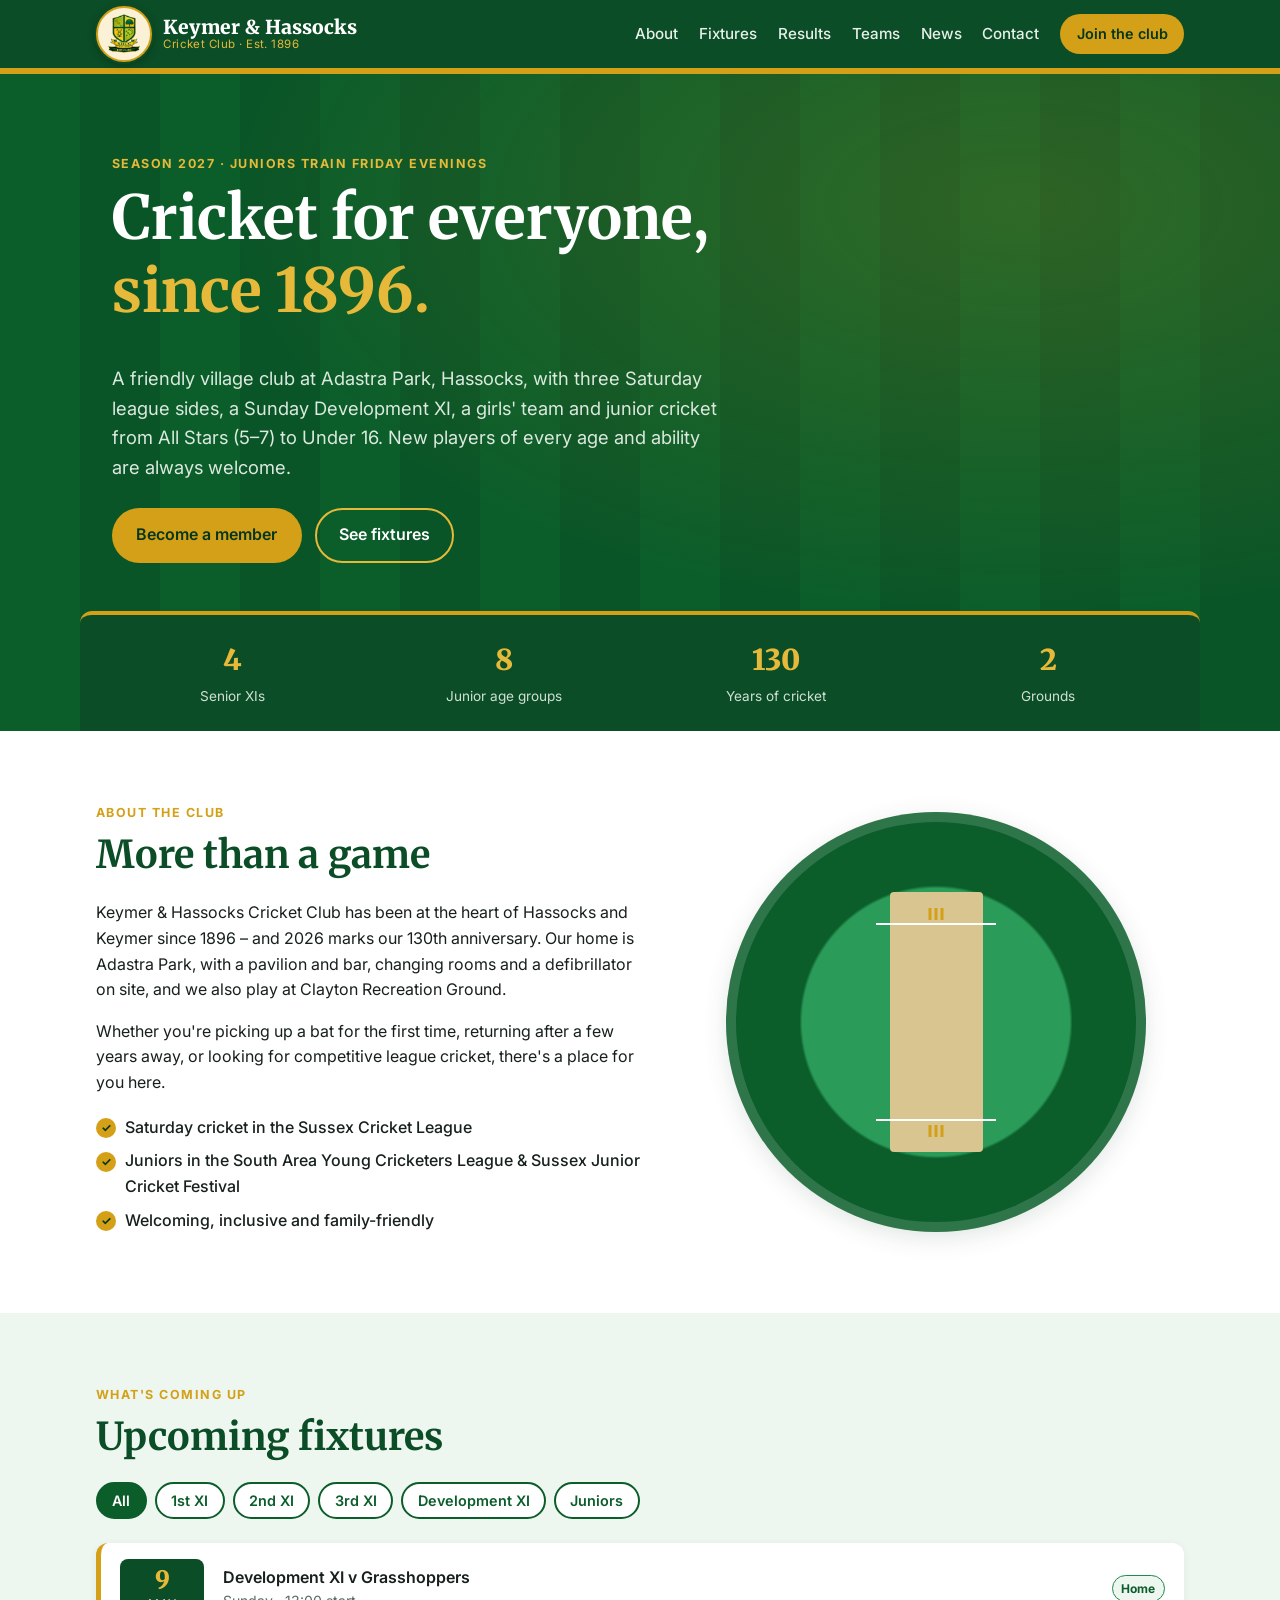
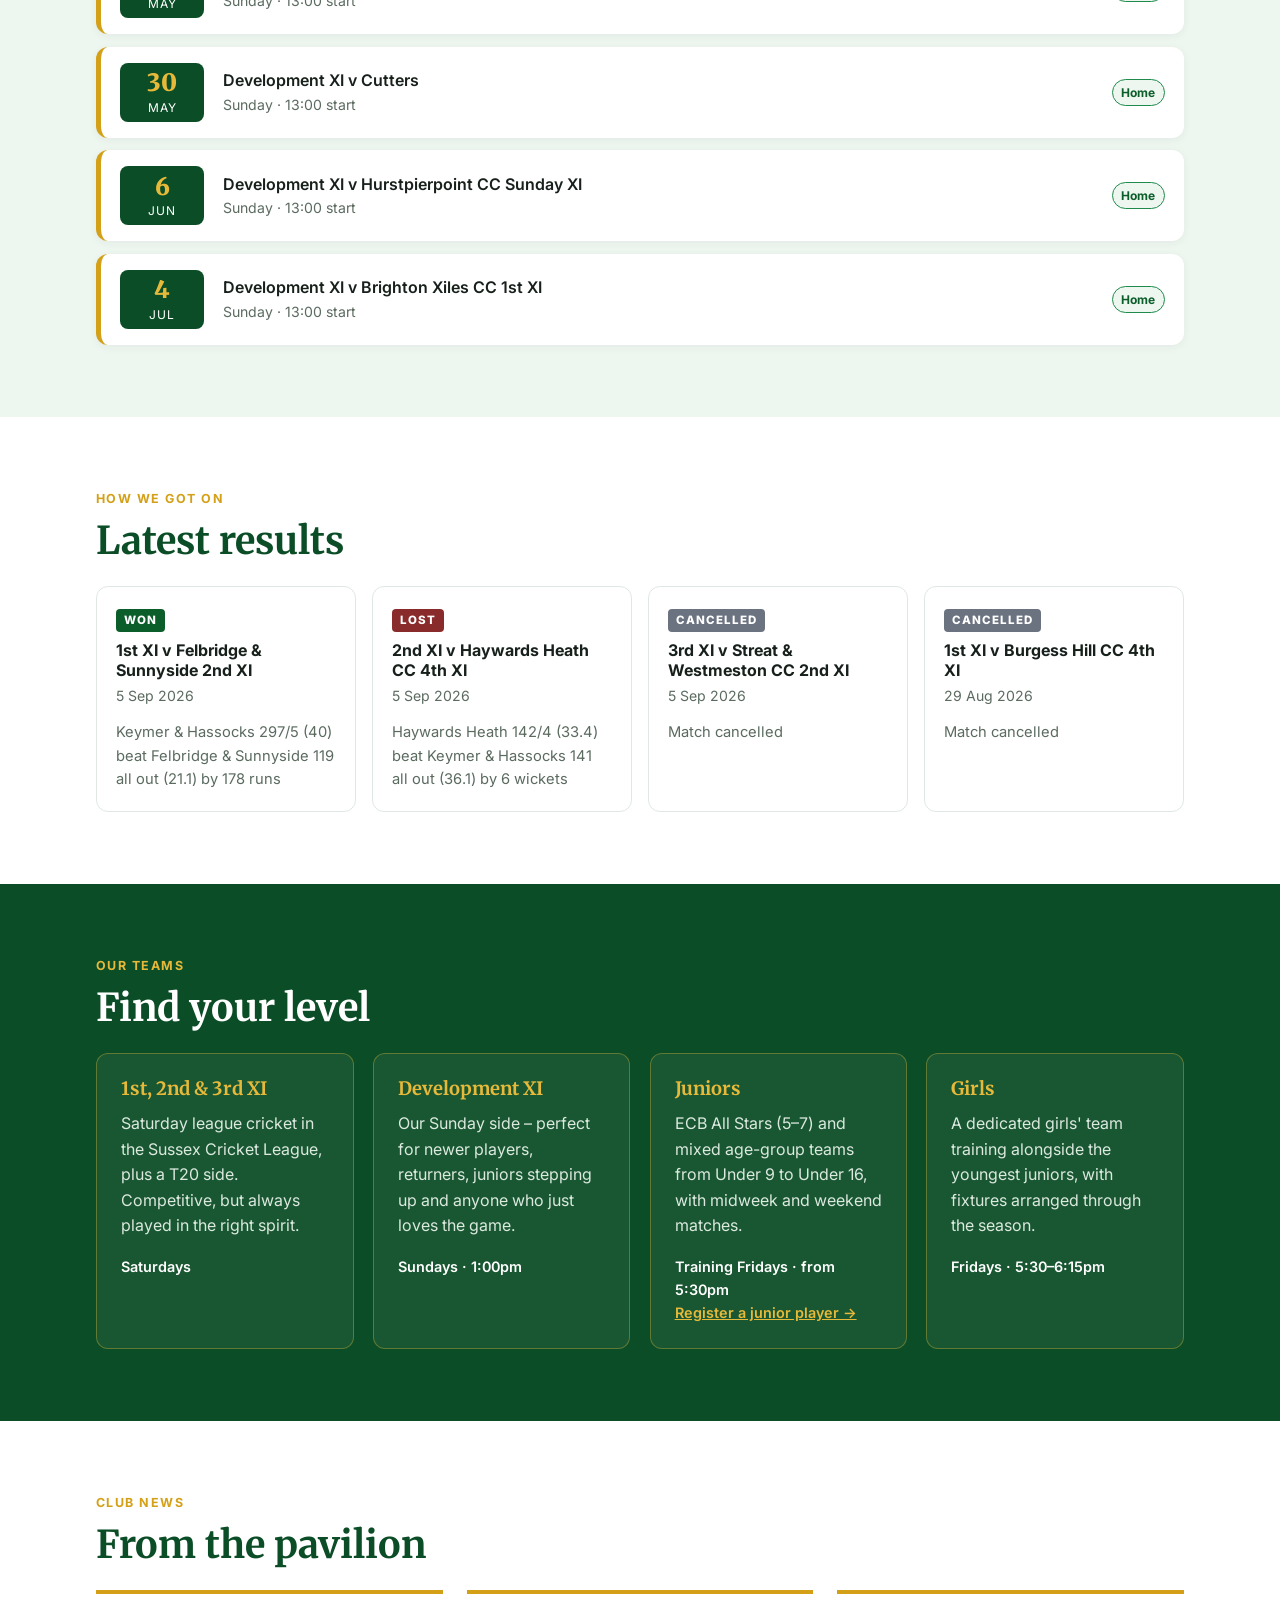
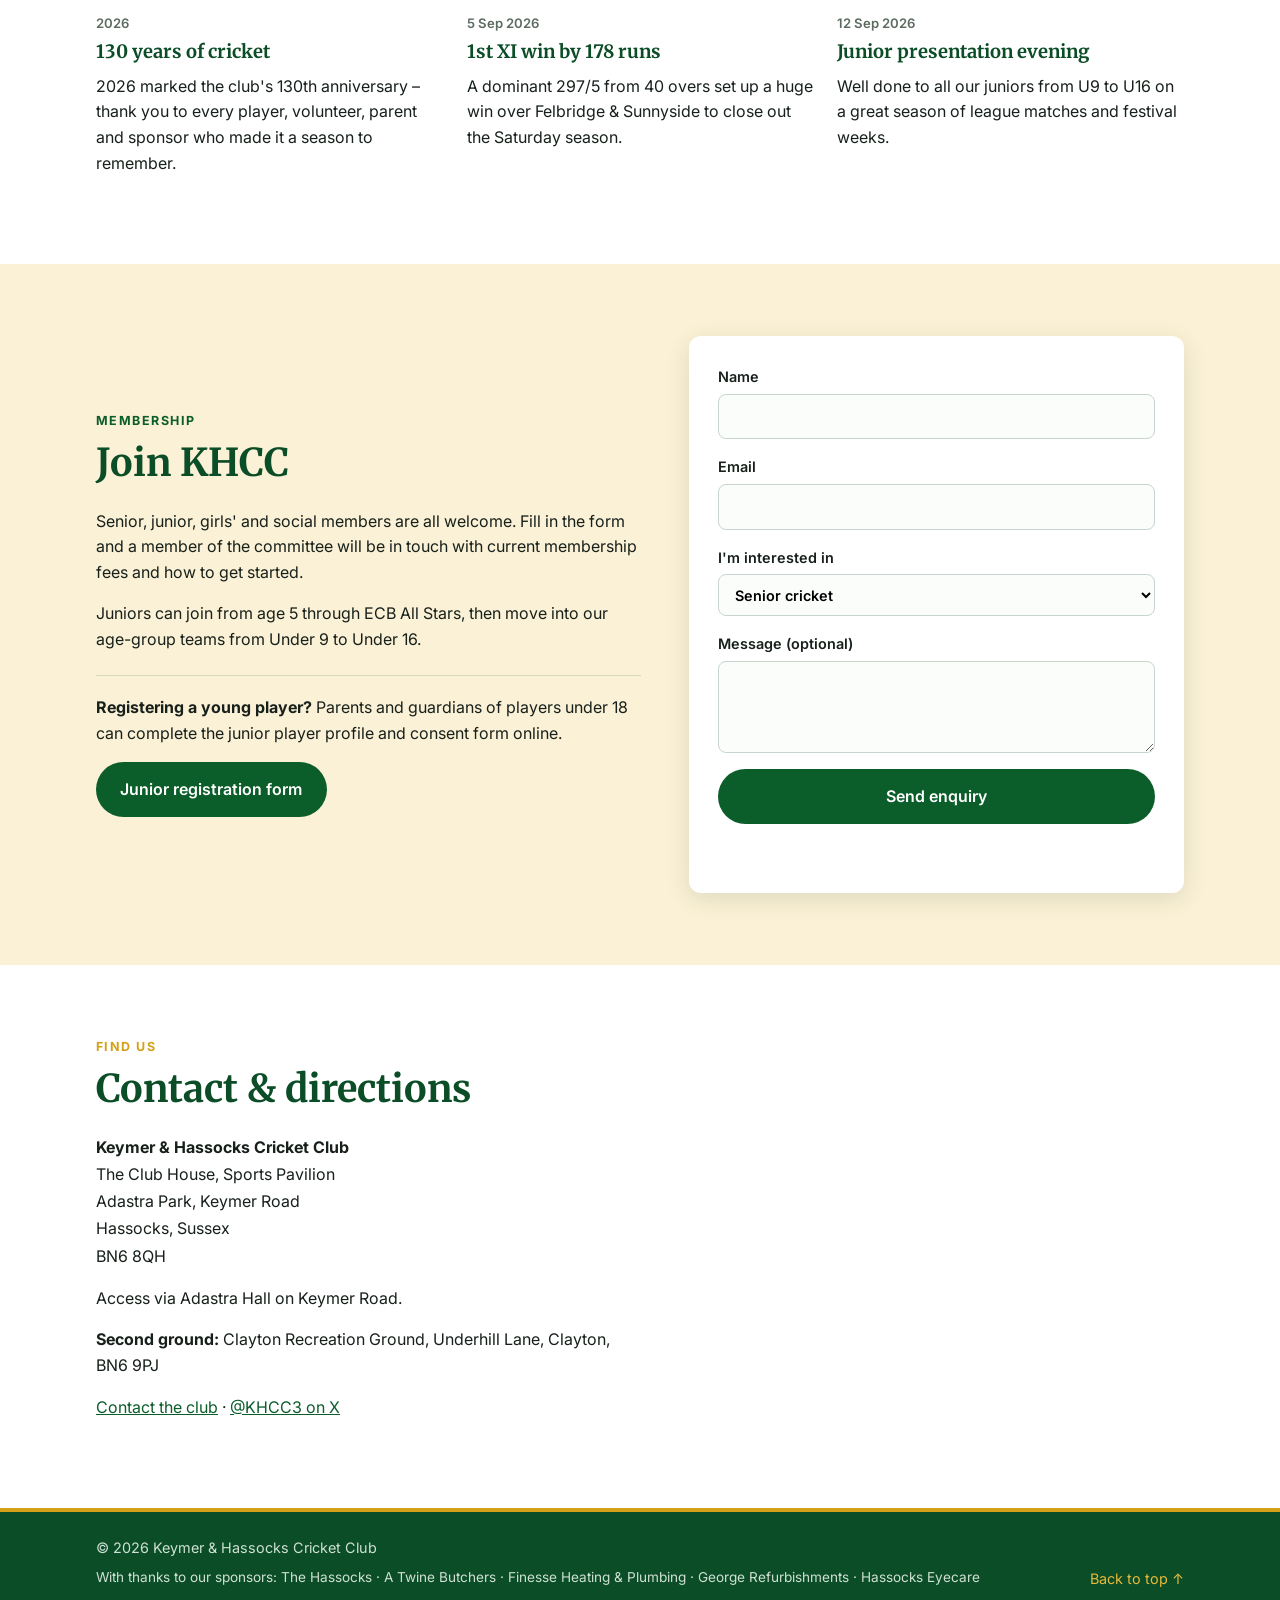
<file: index.html>
<!DOCTYPE html>
<html lang="en">
<head>
  <meta charset="UTF-8">
  <meta name="viewport" content="width=device-width, initial-scale=1.0">
  <title>Keymer &amp; Hassocks Cricket Club</title>
  <meta name="description" content="Keymer &amp; Hassocks Cricket Club – friendly, community cricket for all ages and abilities. Fixtures, results, teams and membership.">
  <link rel="icon" type="image/png" sizes="32x32" href="images/favicon-32.png">
  <link rel="icon" type="image/png" sizes="128x128" href="images/logo_128.png">
  <link rel="preconnect" href="https://fonts.googleapis.com">
  <link rel="preconnect" href="https://fonts.gstatic.com" crossorigin>
  <link href="https://fonts.googleapis.com/css2?family=Merriweather:wght@700;900&family=Inter:wght@400;500;600;700&display=swap" rel="stylesheet">
  <link rel="stylesheet" href="css/styles.css">
</head>
<body>

  <header class="site-header" id="top">
    <div class="container header-inner">
      <a href="#top" class="brand" aria-label="Keymer &amp; Hassocks Cricket Club home">
        <img class="crest" src="images/logo_128.png" alt="" width="56" height="56">
        <span class="brand-text">
          <span class="brand-name">Keymer &amp; Hassocks</span>
          <span class="brand-sub">Cricket Club · Est. 1896</span>
        </span>
      </a>
      <button class="nav-toggle" aria-expanded="false" aria-controls="site-nav" aria-label="Open menu">
        <span></span><span></span><span></span>
      </button>
      <nav class="site-nav" id="site-nav" aria-label="Main">
        <a href="#about">About</a>
        <a href="#fixtures">Fixtures</a>
        <a href="#results">Results</a>
        <a href="#teams">Teams</a>
        <a href="#news">News</a>
        <a href="#contact">Contact</a>
        <a href="#join" class="btn btn-gold btn-sm">Join the club</a>
      </nav>
    </div>
  </header>

  <main>
    <!-- HERO -->
    <section class="hero">
      <div class="container hero-inner">
        <p class="eyebrow">Season 2027 · Juniors train Friday evenings</p>
        <h1>Cricket for everyone,<br><span class="gold">since 1896.</span></h1>
        <p class="lead">A friendly village club at Adastra Park, Hassocks, with three Saturday league sides, a Sunday Development XI, a girls' team and junior cricket from All Stars (5–7) to Under 16. New players of every age and ability are always welcome.</p>
        <div class="hero-actions">
          <a href="#join" class="btn btn-gold">Become a member</a>
          <a href="#fixtures" class="btn btn-outline">See fixtures</a>
        </div>
      </div>
      <div class="hero-stats container">
        <div class="stat"><span class="stat-num">4</span><span class="stat-label">Senior XIs</span></div>
        <div class="stat"><span class="stat-num">8</span><span class="stat-label">Junior age groups</span></div>
        <div class="stat"><span class="stat-num">130</span><span class="stat-label">Years of cricket</span></div>
        <div class="stat"><span class="stat-num">2</span><span class="stat-label">Grounds</span></div>
      </div>
    </section>

    <!-- ABOUT -->
    <section class="section" id="about">
      <div class="container two-col">
        <div>
          <p class="eyebrow">About the club</p>
          <h2>More than a game</h2>
          <p>Keymer &amp; Hassocks Cricket Club has been at the heart of Hassocks and Keymer since 1896 – and 2026 marks our 130th anniversary. Our home is Adastra Park, with a pavilion and bar, changing rooms and a defibrillator on site, and we also play at Clayton Recreation Ground.</p>
          <p>Whether you're picking up a bat for the first time, returning after a few years away, or looking for competitive league cricket, there's a place for you here.</p>
          <ul class="ticks">
            <li>Saturday cricket in the Sussex Cricket League</li>
            <li>Juniors in the South Area Young Cricketers League &amp; Sussex Junior Cricket Festival</li>
            <li>Welcoming, inclusive and family-friendly</li>
          </ul>
        </div>
        <div class="about-card" aria-hidden="true">
          <div class="pitch">
            <div class="crease top"></div>
            <div class="stumps top"><i></i><i></i><i></i></div>
            <div class="stumps bottom"><i></i><i></i><i></i></div>
            <div class="crease bottom"></div>
          </div>
        </div>
      </div>
    </section>

    <!-- FIXTURES -->
    <section class="section section-tint" id="fixtures">
      <div class="container">
        <p class="eyebrow">What's coming up</p>
        <h2>Upcoming fixtures</h2>
        <div class="filter" role="group" aria-label="Filter fixtures by team">
          <button class="chip active" data-team="all">All</button>
          <button class="chip" data-team="1st XI">1st XI</button>
          <button class="chip" data-team="2nd XI">2nd XI</button>
          <button class="chip" data-team="3rd XI">3rd XI</button>
          <button class="chip" data-team="Development XI">Development XI</button>
          <button class="chip" data-team="Juniors">Juniors</button>
        </div>
        <div class="fixture-list" id="fixture-list"></div>
      </div>
    </section>

    <!-- RESULTS -->
    <section class="section" id="results">
      <div class="container">
        <p class="eyebrow">How we got on</p>
        <h2>Latest results</h2>
        <div class="results-grid" id="results-list"></div>
      </div>
    </section>

    <!-- TEAMS -->
    <section class="section section-green" id="teams">
      <div class="container">
        <p class="eyebrow eyebrow-gold">Our teams</p>
        <h2>Find your level</h2>
        <div class="cards">
          <article class="card">
            <h3>1st, 2nd &amp; 3rd XI</h3>
            <p>Saturday league cricket in the Sussex Cricket League, plus a T20 side. Competitive, but always played in the right spirit.</p>
            <p class="meta">Saturdays</p>
          </article>
          <article class="card">
            <h3>Development XI</h3>
            <p>Our Sunday side – perfect for newer players, returners, juniors stepping up and anyone who just loves the game.</p>
            <p class="meta">Sundays · 1:00pm</p>
          </article>
          <article class="card">
            <h3>Juniors</h3>
            <p>ECB All Stars (5–7) and mixed age-group teams from Under 9 to Under 16, with midweek and weekend matches.</p>
            <p class="meta">Training Fridays · from 5:30pm</p>
            <p class="meta"><a href="junior-registration.html" class="card-link">Register a junior player →</a></p>
          </article>
          <article class="card">
            <h3>Girls</h3>
            <p>A dedicated girls' team training alongside the youngest juniors, with fixtures arranged through the season.</p>
            <p class="meta">Fridays · 5:30–6:15pm</p>
          </article>
        </div>
      </div>
    </section>

    <!-- NEWS -->
    <section class="section" id="news">
      <div class="container">
        <p class="eyebrow">Club news</p>
        <h2>From the pavilion</h2>
        <div class="news-grid">
          <article class="news-item">
            <time datetime="2026">2026</time>
            <h3>130 years of cricket</h3>
            <p>2026 marked the club's 130th anniversary – thank you to every player, volunteer, parent and sponsor who made it a season to remember.</p>
          </article>
          <article class="news-item">
            <time datetime="2026-09-05">5 Sep 2026</time>
            <h3>1st XI win by 178 runs</h3>
            <p>A dominant 297/5 from 40 overs set up a huge win over Felbridge &amp; Sunnyside to close out the Saturday season.</p>
          </article>
          <article class="news-item">
            <time datetime="2026-09-12">12 Sep 2026</time>
            <h3>Junior presentation evening</h3>
            <p>Well done to all our juniors from U9 to U16 on a great season of league matches and festival weeks.</p>
          </article>
        </div>
      </div>
    </section>

    <!-- JOIN -->
    <section class="section section-gold" id="join">
      <div class="container two-col">
        <div>
          <p class="eyebrow eyebrow-green">Membership</p>
          <h2>Join KHCC</h2>
          <p>Senior, junior, girls' and social members are all welcome. Fill in the form and a member of the committee will be in touch with current membership fees and how to get started.</p>
          <p>Juniors can join from age 5 through ECB All Stars, then move into our age-group teams from Under 9 to Under 16.</p>
          <div class="join-junior">
            <p><strong>Registering a young player?</strong> Parents and guardians of players under 18 can complete the junior player profile and consent form online.</p>
            <a href="junior-registration.html" class="btn btn-green">Junior registration form</a>
          </div>
        </div>
        <form class="join-form" id="join-form" novalidate>
          <label>Name
            <input type="text" name="name" required autocomplete="name">
          </label>
          <label>Email
            <input type="email" name="email" required autocomplete="email">
          </label>
          <label>I'm interested in
            <select name="interest">
              <option>Senior cricket</option>
              <option>Junior cricket</option>
              <option>All Stars (5–7)</option>
              <option>Girls' cricket</option>
              <option>Social membership</option>
              <option>Volunteering</option>
            </select>
          </label>
          <label>Message (optional)
            <textarea name="message" rows="3"></textarea>
          </label>
          <button type="submit" class="btn btn-green">Send enquiry</button>
          <p class="form-status" id="form-status" role="status" aria-live="polite"></p>
        </form>
      </div>
    </section>

    <!-- CONTACT -->
    <section class="section" id="contact">
      <div class="container two-col">
        <div>
          <p class="eyebrow">Find us</p>
          <h2>Contact &amp; directions</h2>
          <address>
            <strong>Keymer &amp; Hassocks Cricket Club</strong><br>
            The Club House, Sports Pavilion<br>
            Adastra Park, Keymer Road<br>
            Hassocks, Sussex<br>
            BN6 8QH
          </address>
          <p>Access via Adastra Hall on Keymer Road.</p>
          <p><strong>Second ground:</strong> Clayton Recreation Ground, Underhill Lane, Clayton, BN6 9PJ</p>
          <p><a href="https://keymer.play-cricket.com/Aboutus">Contact the club</a> · <a href="https://x.com/KHCC3">@KHCC3 on X</a></p>
        </div>
        <iframe class="map-embed" title="Map of Adastra Park, Hassocks" loading="lazy"
          src="https://www.openstreetmap.org/export/embed.html?bbox=-0.1416%2C50.9204%2C-0.1296%2C50.9264&amp;layer=mapnik&amp;marker=50.9234874%2C-0.1356249"></iframe>
      </div>
    </section>
  </main>

  <footer class="site-footer">
    <div class="container footer-inner">
      <p>&copy; <span id="year"></span> Keymer &amp; Hassocks Cricket Club</p>
      <p class="sponsors">With thanks to our sponsors: The Hassocks · A Twine Butchers · Finesse Heating &amp; Plumbing · George Refurbishments · Hassocks Eyecare</p>
      <p><a href="#top">Back to top ↑</a></p>
    </div>
  </footer>

  <script src="js/main.js"></script>
</body>
</html>
</file>
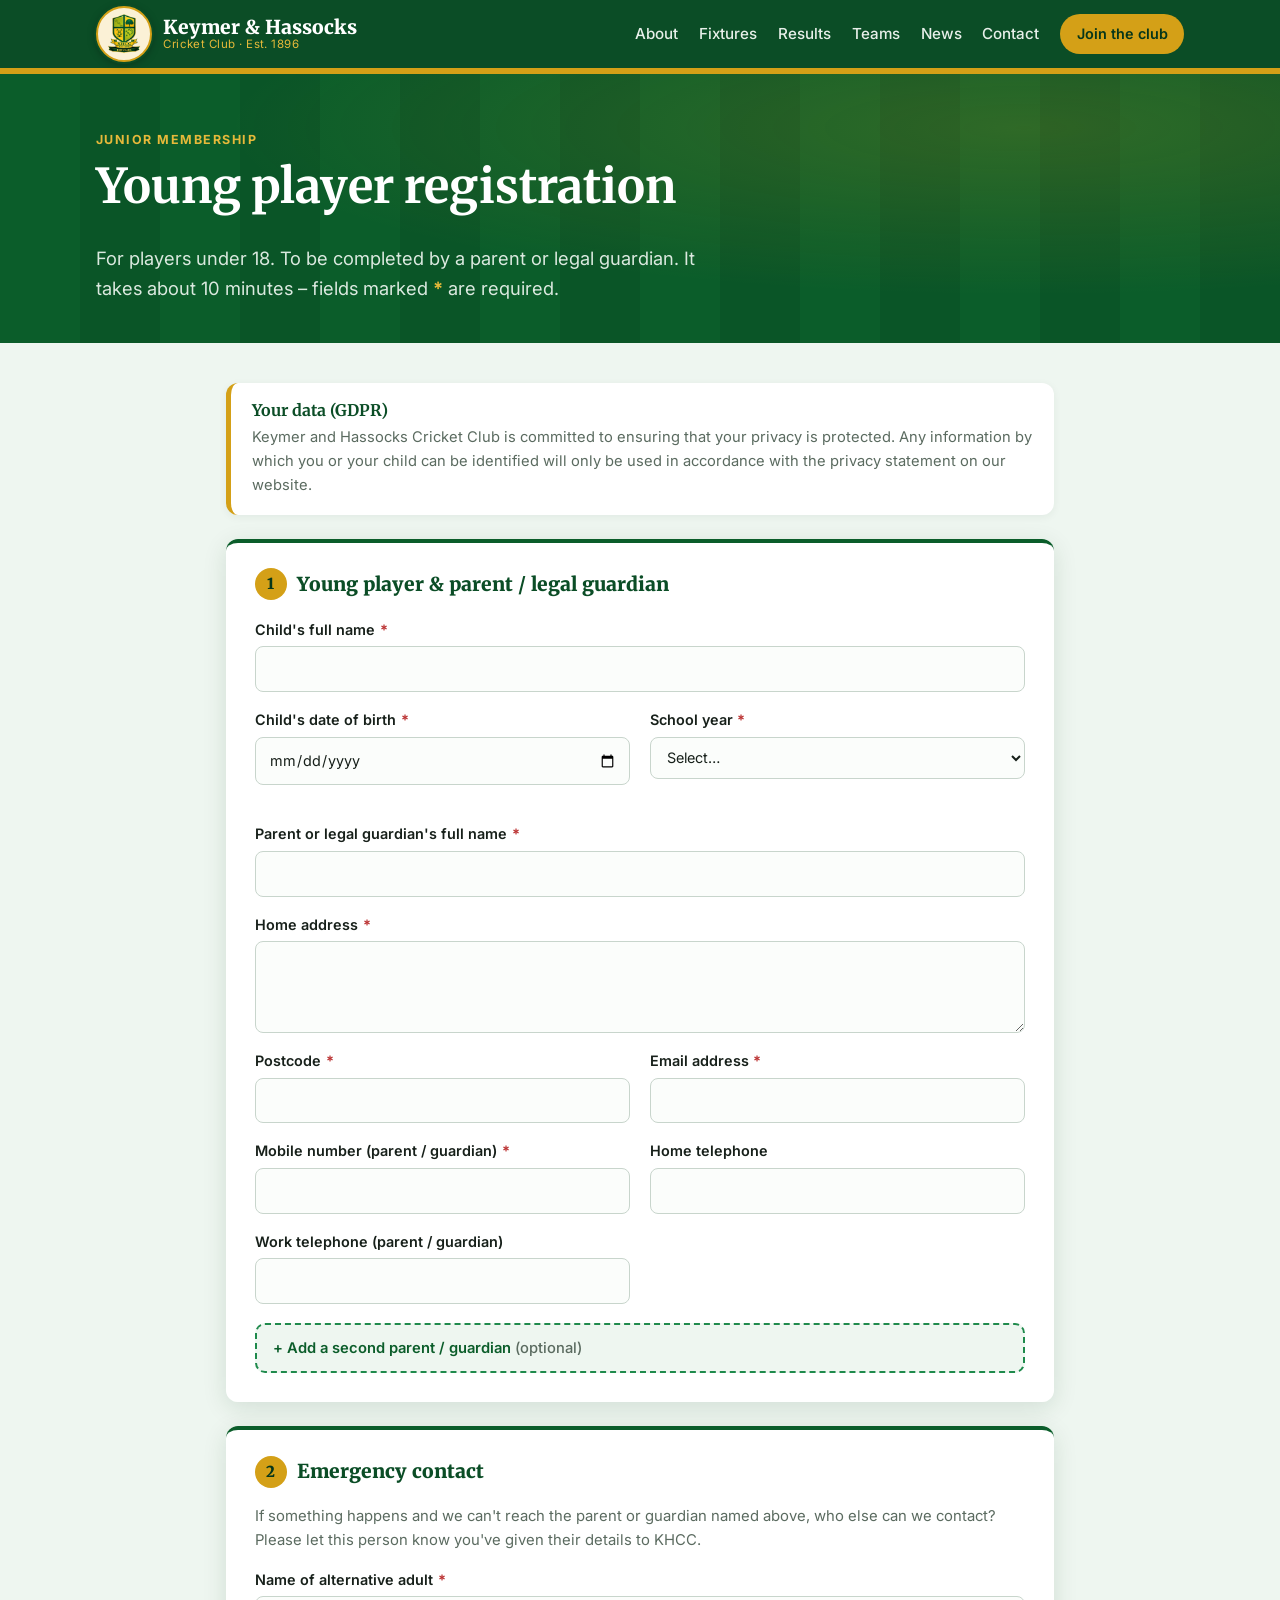
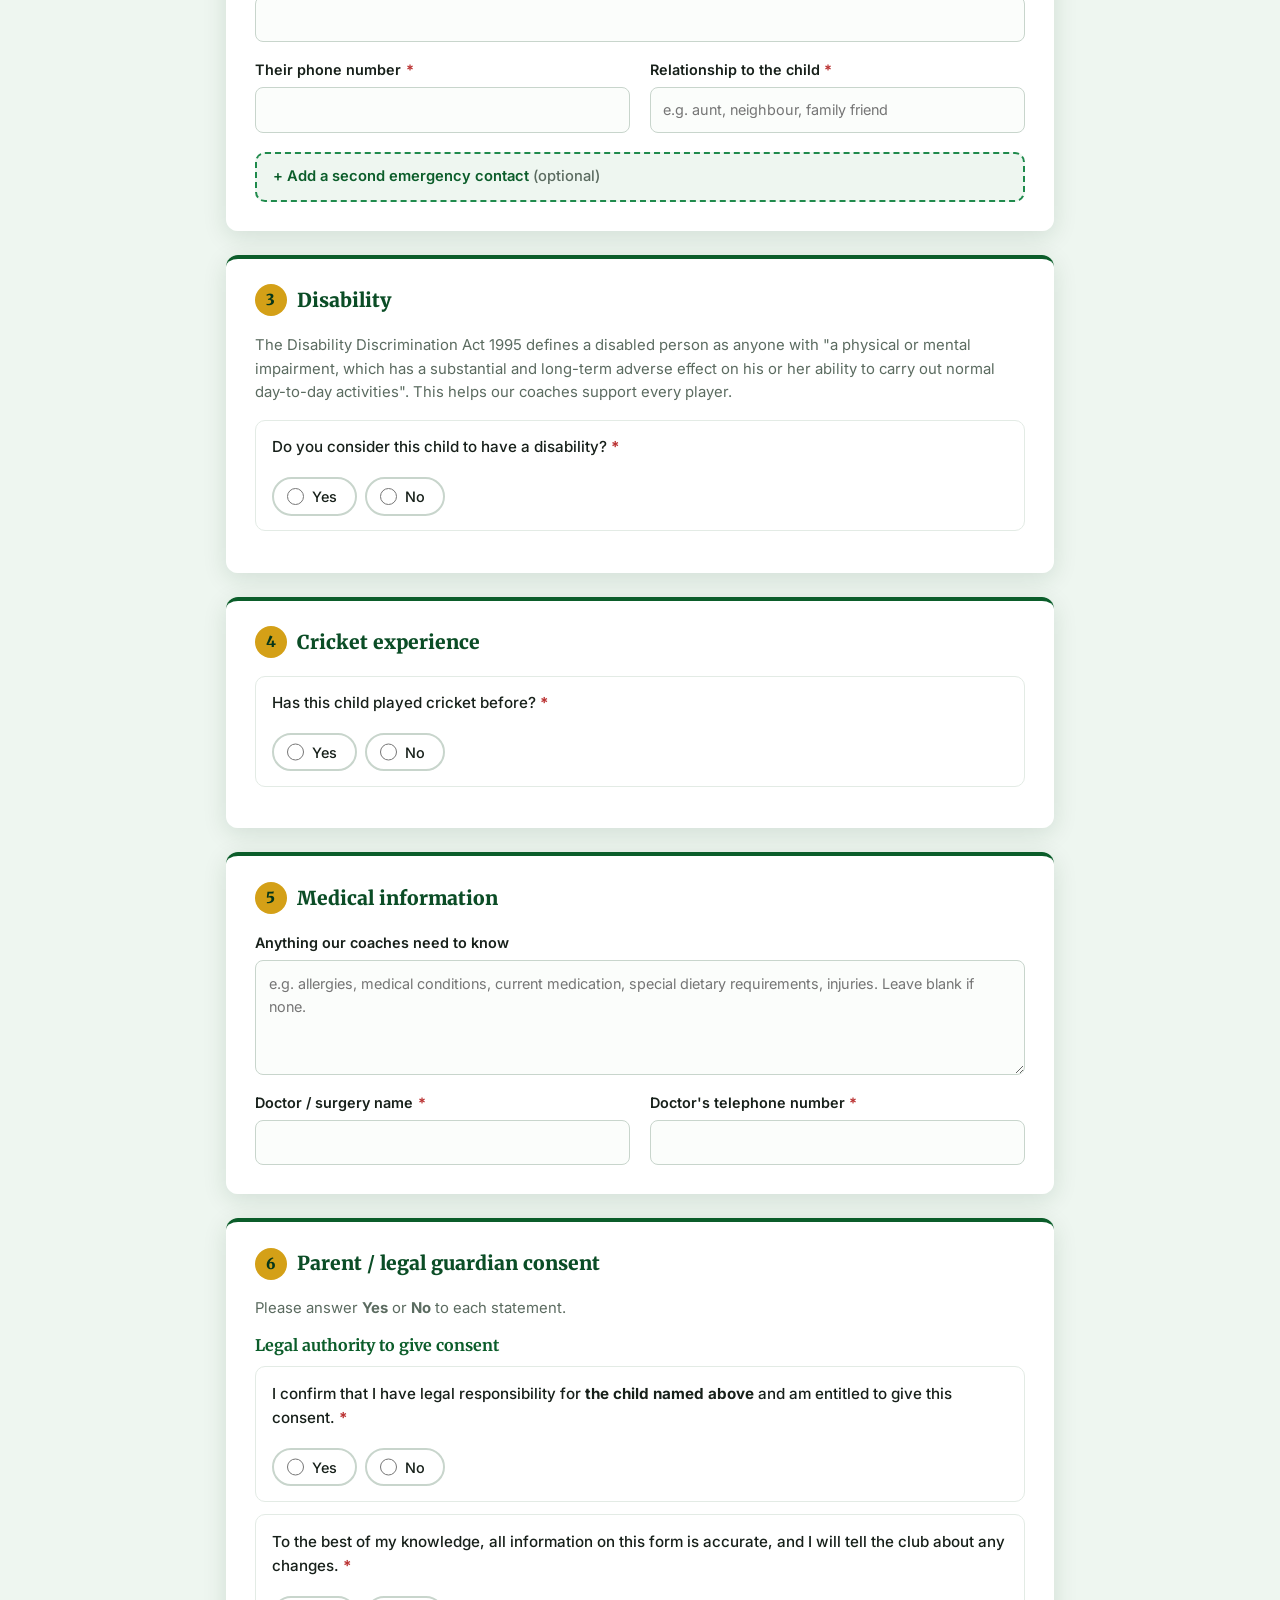
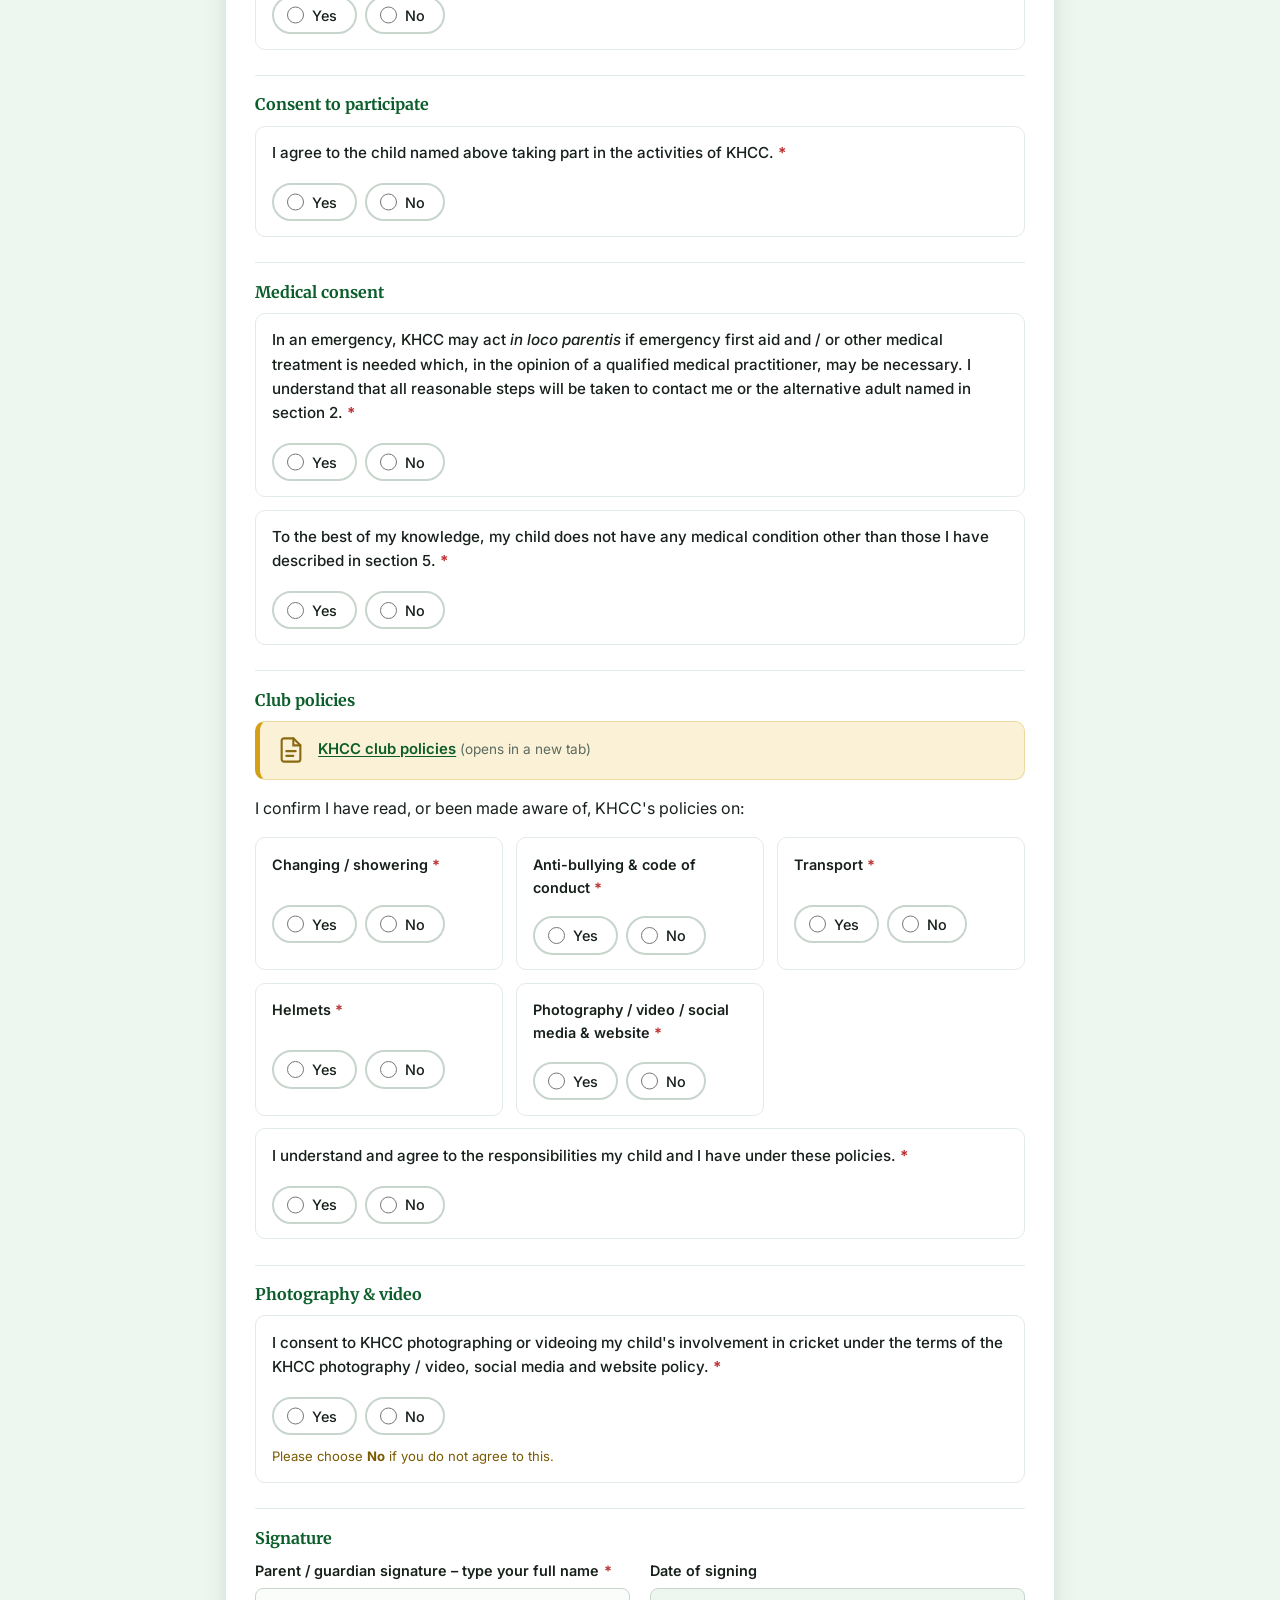
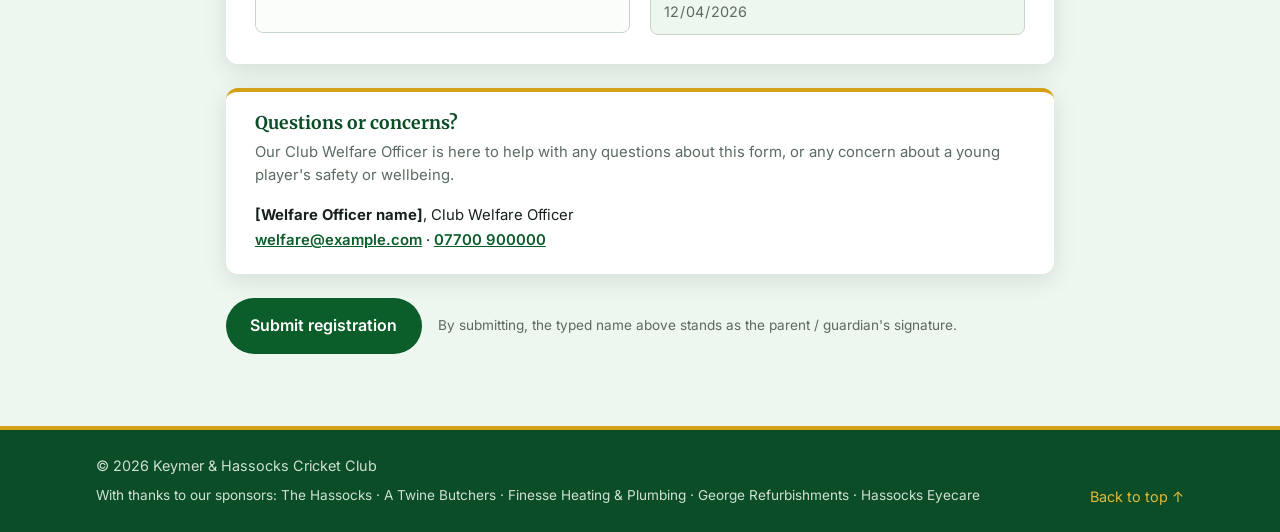
<file: junior-registration.html>
<!DOCTYPE html>
<html lang="en">
<head>
  <meta charset="UTF-8">
  <meta name="viewport" content="width=device-width, initial-scale=1.0">
  <title>Junior Player Registration – Keymer &amp; Hassocks Cricket Club</title>
  <meta name="description" content="Register a young player (under 18) with Keymer &amp; Hassocks Cricket Club – player profile, emergency contact, medical information and parent / guardian consent.">
  <link rel="icon" type="image/png" sizes="32x32" href="images/favicon-32.png">
  <link rel="icon" type="image/png" sizes="128x128" href="images/logo_128.png">
  <link rel="preconnect" href="https://fonts.googleapis.com">
  <link rel="preconnect" href="https://fonts.gstatic.com" crossorigin>
  <link href="https://fonts.googleapis.com/css2?family=Merriweather:wght@700;900&family=Inter:wght@400;500;600;700&display=swap" rel="stylesheet">
  <link rel="stylesheet" href="css/styles.css">
</head>
<body>

  <header class="site-header" id="top">
    <div class="container header-inner">
      <a href="index.html" class="brand" aria-label="Keymer &amp; Hassocks Cricket Club home">
        <img class="crest" src="images/logo_128.png" alt="" width="56" height="56">
        <span class="brand-text">
          <span class="brand-name">Keymer &amp; Hassocks</span>
          <span class="brand-sub">Cricket Club · Est. 1896</span>
        </span>
      </a>
      <button class="nav-toggle" aria-expanded="false" aria-controls="site-nav" aria-label="Open menu">
        <span></span><span></span><span></span>
      </button>
      <nav class="site-nav" id="site-nav" aria-label="Main">
        <a href="index.html#about">About</a>
        <a href="index.html#fixtures">Fixtures</a>
        <a href="index.html#results">Results</a>
        <a href="index.html#teams">Teams</a>
        <a href="index.html#news">News</a>
        <a href="index.html#contact">Contact</a>
        <a href="index.html#join" class="btn btn-gold btn-sm">Join the club</a>
      </nav>
    </div>
  </header>

  <main>
    <section class="page-hero">
      <div class="container">
        <p class="eyebrow eyebrow-gold">Junior membership</p>
        <h1>Young player registration</h1>
        <p class="lead">For players under 18. To be completed by a parent or legal guardian. It takes about 10 minutes – fields marked <span class="req">*</span> are required.</p>
      </div>
    </section>

    <section class="section section-tint reg-section">
      <div class="container reg-container">

        <aside class="gdpr-note">
          <h2>Your data (GDPR)</h2>
          <p>Keymer and Hassocks Cricket Club is committed to ensuring that your privacy is protected. Any information by which you or your child can be identified will only be used in accordance with the privacy statement on our website.</p>
        </aside>

        <div class="reg-done" id="reg-done" hidden tabindex="-1">
          <h2>Thank you – registration received</h2>
          <p id="reg-done-msg"></p>
          <!-- TODO: placeholder Welfare Officer details (see also the card at the end of the form). -->
          <p>Any questions? Contact our Club Welfare Officer, <strong>[Welfare Officer name]</strong>, at <a href="mailto:welfare@example.com">welfare@example.com</a> or <a href="tel:+447700900000">07700 900000</a>.</p>
          <p class="small">This is a pilot form: details are not yet sent to the club automatically. Please print or save a copy (choose “Save as PDF”) and email it to the junior section, or bring it to training.</p>
          <div class="hero-actions">
            <button type="button" class="btn btn-green" id="reg-print">Print / save a copy</button>
            <a href="index.html" class="btn btn-outline-green">Back to home</a>
          </div>
        </div>
        <div class="reg-progress" id="reg-progress" aria-hidden="true">
          <div class="reg-progress-text"><strong id="reg-progress-step">Step 1 of 6</strong> <span id="reg-progress-name"></span></div>
          <div class="reg-progress-track"><div class="reg-progress-fill" id="reg-progress-fill"></div></div>
        </div>

        <form class="reg-form" id="reg-form" novalidate>
          <p class="form-status err" id="reg-errors" role="alert" hidden></p>

          <!-- SECTION 1 -->
          <fieldset class="reg-step">
            <legend><span class="step-num">1</span> Young player &amp; parent / legal guardian</legend>
            <div class="grid-2">
              <label class="span-2">Child's full name <span class="req">*</span>
                <input type="text" name="child_name" required autocomplete="off">
              </label>
              <label>Child's date of birth <span class="req">*</span>
                <input type="date" name="child_dob" required>
                <small class="hint" id="age-hint"></small>
              </label>
              <label>School year <span class="req">*</span>
                <select name="school_year" required>
                  <option value="">Select…</option>
                  <option>Reception</option>
                  <option>Year 1</option><option>Year 2</option><option>Year 3</option>
                  <option>Year 4</option><option>Year 5</option><option>Year 6</option>
                  <option>Year 7</option><option>Year 8</option><option>Year 9</option>
                  <option>Year 10</option><option>Year 11</option><option>Year 12</option>
                  <option>Year 13</option><option>Left school</option>
                </select>
              </label>
              <label class="span-2">Parent or legal guardian's full name <span class="req">*</span>
                <input type="text" name="parent_name" required autocomplete="name">
              </label>
              <label class="span-2">Home address <span class="req">*</span>
                <textarea name="address" rows="3" required autocomplete="street-address"></textarea>
              </label>
              <label>Postcode <span class="req">*</span>
                <input type="text" name="postcode" required autocomplete="postal-code" pattern="\s*[A-Za-z]{1,2}[0-9][A-Za-z0-9]?\s*[0-9][A-Za-z]{2}\s*" title="A UK postcode, e.g. BN6 8QH">
              </label>
              <label>Email address <span class="req">*</span>
                <input type="email" name="email" required autocomplete="email">
              </label>
              <label>Mobile number (parent / guardian) <span class="req">*</span>
                <input type="tel" name="mobile" required autocomplete="tel">
              </label>
              <label>Home telephone
                <input type="tel" name="home_tel">
              </label>
              <label>Work telephone (parent / guardian)
                <input type="tel" name="work_tel">
              </label>
            </div>

            <button type="button" class="add-more" data-add="parent2" aria-expanded="false" aria-controls="parent2">+ Add a second parent / guardian <span>(optional)</span></button>
            <div class="extra-block reveal" id="parent2" hidden>
              <div class="extra-head">
                <h3>Second parent / guardian</h3>
                <button type="button" class="remove-extra" data-remove="parent2">Remove</button>
              </div>
              <div class="grid-2">
                <label class="span-2">Full name <span class="req">*</span>
                  <input type="text" name="parent2_name" required>
                </label>
                <label>Relationship to the child
                  <input type="text" name="parent2_relationship" placeholder="e.g. mother, father, step-parent">
                </label>
                <label>Mobile number <span class="req">*</span>
                  <input type="tel" name="parent2_mobile" required>
                </label>
                <label>Email address
                  <input type="email" name="parent2_email">
                </label>
                <label>Work telephone
                  <input type="tel" name="parent2_work_tel">
                </label>
                <label class="span-2">Home address and postcode, if different
                  <textarea name="parent2_address" rows="2"></textarea>
                </label>
              </div>
            </div>
          </fieldset>

          <!-- SECTION 2 -->
          <fieldset class="reg-step">
            <legend><span class="step-num">2</span> Emergency contact</legend>
            <p class="intro">If something happens and we can't reach the parent or guardian named above, who else can we contact? Please let this person know you've given their details to KHCC.</p>
            <div class="grid-2">
              <label class="span-2">Name of alternative adult <span class="req">*</span>
                <input type="text" name="emergency_name" required>
              </label>
              <label>Their phone number <span class="req">*</span>
                <input type="tel" name="emergency_tel" required>
              </label>
              <label>Relationship to the child <span class="req">*</span>
                <input type="text" name="emergency_relationship" required placeholder="e.g. aunt, neighbour, family friend">
              </label>
            </div>

            <button type="button" class="add-more" data-add="emergency2" aria-expanded="false" aria-controls="emergency2">+ Add a second emergency contact <span>(optional)</span></button>
            <div class="extra-block reveal" id="emergency2" hidden>
              <div class="extra-head">
                <h3>Second emergency contact</h3>
                <button type="button" class="remove-extra" data-remove="emergency2">Remove</button>
              </div>
              <div class="grid-2">
                <label class="span-2">Name <span class="req">*</span>
                  <input type="text" name="emergency2_name" required>
                </label>
                <label>Their phone number <span class="req">*</span>
                  <input type="tel" name="emergency2_tel" required>
                </label>
                <label>Relationship to the child <span class="req">*</span>
                  <input type="text" name="emergency2_relationship" required placeholder="e.g. grandparent, neighbour">
                </label>
              </div>
            </div>
          </fieldset>

          <!-- SECTION 3 -->
          <fieldset class="reg-step">
            <legend><span class="step-num">3</span> Disability</legend>
            <p class="intro">The Disability Discrimination Act 1995 defines a disabled person as anyone with "a physical or mental impairment, which has a substantial and long-term adverse effect on his or her ability to carry out normal day-to-day activities". This helps our coaches support every player.</p>
            <fieldset class="yn">
              <legend>Do you consider this child to have a disability? <span class="req">*</span></legend>
              <label><input type="radio" name="disability" value="yes" required> Yes</label>
              <label><input type="radio" name="disability" value="no"> No</label>
            </fieldset>
            <div class="reveal" data-show-when="disability=yes" hidden>
              <fieldset class="checks" data-min-one>
                <legend>Nature of disability (tick all that apply) <span class="req">*</span></legend>
                <label><input type="checkbox" name="disability_type" value="Visual impairment"> Visual impairment</label>
                <label><input type="checkbox" name="disability_type" value="Hearing impairment"> Hearing impairment</label>
                <label><input type="checkbox" name="disability_type" value="Physical disability"> Physical disability</label>
                <label><input type="checkbox" name="disability_type" value="Learning disability"> Learning disability</label>
                <label><input type="checkbox" name="disability_type" value="Multiple disability"> Multiple disability</label>
                <label><input type="checkbox" name="disability_type" value="Other"> Other</label>
              </fieldset>
              <label class="reveal" data-show-when="disability_type=Other" hidden>Please specify <span class="req">*</span>
                <input type="text" name="disability_other" required>
              </label>
            </div>
          </fieldset>

          <!-- SECTION 4 -->
          <fieldset class="reg-step">
            <legend><span class="step-num">4</span> Cricket experience</legend>
            <fieldset class="yn">
              <legend>Has this child played cricket before? <span class="req">*</span></legend>
              <label><input type="radio" name="played_before" value="yes" required> Yes</label>
              <label><input type="radio" name="played_before" value="no"> No</label>
            </fieldset>
            <div class="reveal" data-show-when="played_before=yes" hidden>
              <fieldset class="checks" data-min-one>
                <legend>Where have they played? (tick all that apply) <span class="req">*</span></legend>
                <label><input type="checkbox" name="played_where" value="Primary school"> Primary school</label>
                <label><input type="checkbox" name="played_where" value="Secondary school"> Secondary school</label>
                <label><input type="checkbox" name="played_where" value="Local authority coaching"> Local authority coaching session(s)</label>
                <label><input type="checkbox" name="played_where" value="Club"> Club</label>
                <label><input type="checkbox" name="played_where" value="County"> County</label>
                <label><input type="checkbox" name="played_where" value="Other"> Other</label>
              </fieldset>
              <label class="reveal" data-show-when="played_where=Club" hidden>Which club?
                <input type="text" name="played_club">
              </label>
              <label class="reveal" data-show-when="played_where=Other" hidden>Please specify <span class="req">*</span>
                <input type="text" name="played_other" required>
              </label>
            </div>
          </fieldset>

          <!-- SECTION 5 -->
          <fieldset class="reg-step">
            <legend><span class="step-num">5</span> Medical information</legend>
            <div class="grid-2">
              <label class="span-2">Anything our coaches need to know
                <textarea name="medical" rows="4" placeholder="e.g. allergies, medical conditions, current medication, special dietary requirements, injuries. Leave blank if none."></textarea>
              </label>
              <label>Doctor / surgery name <span class="req">*</span>
                <input type="text" name="doctor" required>
              </label>
              <label>Doctor's telephone number <span class="req">*</span>
                <input type="tel" name="doctor_tel" required>
              </label>
            </div>
          </fieldset>

          <!-- SECTION 6 -->
          <fieldset class="reg-step">
            <legend><span class="step-num">6</span> Parent / legal guardian consent</legend>
            <p class="intro">Please answer <strong>Yes</strong> or <strong>No</strong> to each statement.</p>

            <h3 class="sub">Legal authority to give consent</h3>
            <fieldset class="yn" data-must-be-yes="We can only register a child with the consent of someone who has legal responsibility for them.">
              <legend>I confirm that I have legal responsibility for <strong class="child-name-slot">the child named above</strong> and am entitled to give this consent. <span class="req">*</span></legend>
              <label><input type="radio" name="c_legal" value="yes" required> Yes</label>
              <label><input type="radio" name="c_legal" value="no"> No</label>
            </fieldset>
            <fieldset class="yn" data-must-be-yes="Please confirm the information is accurate before submitting.">
              <legend>To the best of my knowledge, all information on this form is accurate, and I will tell the club about any changes. <span class="req">*</span></legend>
              <label><input type="radio" name="c_accurate" value="yes" required> Yes</label>
              <label><input type="radio" name="c_accurate" value="no"> No</label>
            </fieldset>

            <h3 class="sub">Consent to participate</h3>
            <fieldset class="yn" data-must-be-yes="Consent to take part is needed to register.">
              <legend>I agree to the child named above taking part in the activities of KHCC. <span class="req">*</span></legend>
              <label><input type="radio" name="c_participate" value="yes" required> Yes</label>
              <label><input type="radio" name="c_participate" value="no"> No</label>
            </fieldset>

            <h3 class="sub">Medical consent</h3>
            <fieldset class="yn">
              <legend>In an emergency, KHCC may act <em>in loco parentis</em> if emergency first aid and / or other medical treatment is needed which, in the opinion of a qualified medical practitioner, may be necessary. I understand that all reasonable steps will be taken to contact me or the alternative adult named in section 2. <span class="req">*</span></legend>
              <label><input type="radio" name="c_medical" value="yes" required> Yes</label>
              <label><input type="radio" name="c_medical" value="no"> No</label>
            </fieldset>
            <fieldset class="yn">
              <legend>To the best of my knowledge, my child does not have any medical condition other than those I have described in section 5. <span class="req">*</span></legend>
              <label><input type="radio" name="c_no_other_conditions" value="yes" required> Yes</label>
              <label><input type="radio" name="c_no_other_conditions" value="no"> No</label>
            </fieldset>

            <h3 class="sub">Club policies</h3>
            <div class="policy-callout">
              <svg class="policy-icon" viewBox="0 0 24 24" width="28" height="28" aria-hidden="true" focusable="false"><path d="M6 2h8l6 6v12a2 2 0 0 1-2 2H6a2 2 0 0 1-2-2V4a2 2 0 0 1 2-2z" fill="none" stroke="currentColor" stroke-width="1.8" stroke-linejoin="round"/><path d="M14 2v6h6M8 13h8M8 17h6" fill="none" stroke="currentColor" stroke-width="1.8" stroke-linecap="round"/></svg>
              <p>
                <a href="https://keymer.play-cricket.com/doc_details?doc_id=54623" target="_blank" rel="noopener">KHCC club policies</a> <span class="ext">(opens in a new tab)</span></p>
            </div>
            <p>I confirm I have read, or been made aware of, KHCC's policies on:</p>
            <div class="policy-grid">
              <fieldset class="yn yn-compact">
                <legend>Changing / showering <span class="req">*</span></legend>
                <label><input type="radio" name="p_changing" value="yes" required> Yes</label>
                <label><input type="radio" name="p_changing" value="no"> No</label>
              </fieldset>
              <fieldset class="yn yn-compact">
                <legend>Anti-bullying &amp; code of conduct <span class="req">*</span></legend>
                <label><input type="radio" name="p_conduct" value="yes" required> Yes</label>
                <label><input type="radio" name="p_conduct" value="no"> No</label>
              </fieldset>
              <fieldset class="yn yn-compact">
                <legend>Transport <span class="req">*</span></legend>
                <label><input type="radio" name="p_transport" value="yes" required> Yes</label>
                <label><input type="radio" name="p_transport" value="no"> No</label>
              </fieldset>
              <fieldset class="yn yn-compact">
                <legend>Helmets <span class="req">*</span></legend>
                <label><input type="radio" name="p_helmets" value="yes" required> Yes</label>
                <label><input type="radio" name="p_helmets" value="no"> No</label>
              </fieldset>
              <fieldset class="yn yn-compact">
                <legend>Photography / video / social media &amp; website <span class="req">*</span></legend>
                <label><input type="radio" name="p_photography" value="yes" required> Yes</label>
                <label><input type="radio" name="p_photography" value="no"> No</label>
              </fieldset>
            </div>
            <fieldset class="yn">
              <legend>I understand and agree to the responsibilities my child and I have under these policies. <span class="req">*</span></legend>
              <label><input type="radio" name="c_responsibilities" value="yes" required> Yes</label>
              <label><input type="radio" name="c_responsibilities" value="no"> No</label>
            </fieldset>

            <h3 class="sub">Photography &amp; video</h3>
            <fieldset class="yn">
              <legend>I consent to KHCC photographing or videoing my child's involvement in cricket under the terms of the KHCC photography / video, social media and website policy. <span class="req">*</span></legend>
              <label><input type="radio" name="c_photo_parent" value="yes" required> Yes</label>
              <label><input type="radio" name="c_photo_parent" value="no"> No</label>
              <p class="warn">Please choose <strong>No</strong> if you do not agree to this.</p>
            </fieldset>

            <h3 class="sub">Signature</h3>
            <div class="grid-2">
              <label>Parent / guardian signature – type your full name <span class="req">*</span>
                <input type="text" name="parent_signature" required class="signature">
              </label>
              <label>Date of signing
                <input type="date" name="parent_signed_date" required readonly>
              </label>
            </div>
          </fieldset>

          <!-- CHILD CONSENT (12–17) -->
          <fieldset class="reg-step reveal" id="child-consent" hidden>
            <legend><span class="step-num">7</span> Player's own consent (ages 12–17)</legend>
            <p class="intro">Players aged 12 or over are asked to give their own answer about photography. Please hand the device to your child for this part.</p>
            <fieldset class="yn">
              <legend>I agree to KHCC photographing or videoing my involvement in cricket under the terms of the KHCC photography / video, social media and website policy. <span class="req">*</span></legend>
              <label><input type="radio" name="c_photo_child" value="yes" required> Yes</label>
              <label><input type="radio" name="c_photo_child" value="no"> No</label>
              <p class="warn">Choose <strong>No</strong> if you do not agree.</p>
            </fieldset>
            <div class="grid-2">
              <label>Player signature – type your full name <span class="req">*</span>
                <input type="text" name="child_signature" required class="signature">
              </label>
              <label>Date of signing
                <input type="date" name="child_signed_date" required readonly>
              </label>
            </div>
          </fieldset>

          <!-- TODO: placeholder Welfare Officer details. Replace the name, email and phone here AND in the thank-you message above. -->
          <aside class="welfare-card" aria-labelledby="welfare-heading">
            <h2 id="welfare-heading">Questions or concerns?</h2>
            <p>Our Club Welfare Officer is here to help with any questions about this form, or any concern about a young player's safety or wellbeing.</p>
            <p class="welfare-contact">
              <strong>[Welfare Officer name]</strong>, Club Welfare Officer<br>
              <a href="mailto:welfare@example.com">welfare@example.com</a> · <a href="tel:+447700900000">07700 900000</a>
            </p>
          </aside>

          <div class="reg-actions">
            <button type="submit" class="btn btn-green">Submit registration</button>
            <p class="small">By submitting, the typed name above stands as the parent / guardian's signature.</p>
          </div>
        </form>

      </div>
    </section>
  </main>

  <footer class="site-footer">
    <div class="container footer-inner">
      <p>&copy; <span id="year"></span> Keymer &amp; Hassocks Cricket Club</p>
      <p class="sponsors">With thanks to our sponsors: The Hassocks · A Twine Butchers · Finesse Heating &amp; Plumbing · George Refurbishments · Hassocks Eyecare</p>
      <p><a href="#top">Back to top ↑</a></p>
    </div>
  </footer>

  <script src="js/main.js"></script>
  <script src="js/junior-registration.js"></script>
</body>
</html>
</file>
<file: css/styles.css>
:root {
  --green-900: #06361a;
  --green-800: #0b4d26;
  --green-700: #0b5d2a;
  --green-500: #1f8a4c;
  --green-50: #eef6f0;
  --gold-500: #d4a017;
  --gold-400: #e6b93a;
  --gold-100: #fbf1d6;
  --ink: #17201a;
  --muted: #5b6b60;
  --white: #ffffff;
  --radius: 12px;
  --shadow: 0 6px 24px rgba(6, 54, 26, 0.12);
  --max: 1120px;
}

* { box-sizing: border-box; }

html { scroll-behavior: smooth; scroll-padding-top: 79px; }

body {
  margin: 0;
  font-family: "Inter", system-ui, -apple-system, "Segoe UI", Roboto, sans-serif;
  color: var(--ink);
  background: var(--white);
  line-height: 1.6;
}

h1, h2, h3 { font-family: "Merriweather", Georgia, serif; line-height: 1.2; margin: 0 0 .6em; }
h2 { font-size: clamp(1.7rem, 3.5vw, 2.4rem); color: var(--green-800); }
h3 { font-size: 1.15rem; }
p { margin: 0 0 1em; }
a { color: var(--green-700); }

.container { max-width: var(--max); margin: 0 auto; padding: 0 16px; }
.gold { color: var(--gold-400); }

/* Buttons */
.btn {
  display: inline-block;
  padding: .8em 1.4em;
  border-radius: 999px;
  font-weight: 600;
  text-decoration: none;
  border: 2px solid transparent;
  cursor: pointer;
  font: inherit;
  font-weight: 600;
  transition: transform .15s, background .15s, color .15s;
}
.btn:hover { transform: translateY(-1px); }
.btn-sm { padding: .45em 1em; font-size: .9rem; }
.btn-gold { background: var(--gold-500); color: var(--green-900); }
.btn-gold:hover { background: var(--gold-400); }
.btn-green { background: var(--green-700); color: var(--white); }
.btn-green:hover { background: var(--green-800); }
.btn-outline { border-color: var(--gold-400); color: var(--white); }
.btn-outline:hover { background: rgba(255,255,255,.08); }

/* Header */
.site-header {
  position: sticky; top: 0; z-index: 50;
  background: var(--green-800);
  border-bottom: 6px solid var(--gold-500);
}
.header-inner { display: flex; align-items: center; justify-content: space-between; height: 68px; }
.brand { display: flex; align-items: center; gap: .7rem; text-decoration: none; color: var(--white); }
.crest {
  width: 56px; height: 56px; padding: 4px; flex-shrink: 0;
  display: block; object-fit: contain;
  border-radius: 50%;
  background: var(--gold-100);
  border: 2px solid var(--gold-500);
  box-shadow: 0 0 0 2px var(--green-800), 0 2px 8px rgba(0, 0, 0, .35);
}
.brand-text { display: flex; flex-direction: column; line-height: 1.1; }
.brand-name { font-family: "Merriweather", serif; font-weight: 900; font-size: 1.2rem; }
.brand-sub { font-size: .72rem; color: var(--gold-400); letter-spacing: .04em; }

.site-nav { display: flex; align-items: center; gap: 1.3rem; }
.site-nav a:not(.btn) { color: #e7efe9; text-decoration: none; font-weight: 500; font-size: .95rem; }
.site-nav a:not(.btn):hover { color: var(--gold-400); }

.nav-toggle { display: none; background: none; border: 0; padding: 8px; cursor: pointer; }
.nav-toggle span { display: block; width: 24px; height: 2px; margin: 5px 0; background: var(--gold-400); transition: transform .2s, opacity .2s; }

@media (max-width: 860px) {
  .nav-toggle { display: block; }
  .site-nav {
    position: absolute; top: 74px; left: 0; right: 0;
    flex-direction: column; align-items: stretch; gap: 0;
    background: var(--green-800);
    border-bottom: 6px solid var(--gold-500);
    max-height: 0; overflow: hidden; transition: max-height .25s ease;
  }
  .site-nav.open { max-height: 480px; }
  .site-nav a { padding: .9rem 16px; border-top: 1px solid rgba(255,255,255,.08); }
  .site-nav .btn { margin: .8rem 16px 1rem; text-align: center; }
  .nav-toggle[aria-expanded="true"] span:nth-child(1) { transform: translateY(7px) rotate(45deg); }
  .nav-toggle[aria-expanded="true"] span:nth-child(2) { opacity: 0; }
  .nav-toggle[aria-expanded="true"] span:nth-child(3) { transform: translateY(-7px) rotate(-45deg); }
}

/* Hero */
.hero {
  color: var(--white);
  background:
    radial-gradient(ellipse at 80% 20%, rgba(212,160,23,.18), transparent 55%),
    repeating-linear-gradient(90deg, var(--green-700) 0 80px, #0a5527 80px 160px);
  padding: 5rem 0 0;
}
.hero-inner { max-width: 760px; margin-left: max(16px, calc((100% - var(--max)) / 2 + 16px)); padding-bottom: 3rem; }
.hero h1 { font-size: clamp(2.2rem, 6vw, 3.8rem); color: var(--white); }
.lead { font-size: 1.15rem; color: #dbe9df; max-width: 620px; }
.hero-actions { display: flex; flex-wrap: wrap; gap: .8rem; margin-top: 1.6rem; }

.hero-stats {
  display: grid; grid-template-columns: repeat(4, 1fr);
  background: var(--green-800);
  border-radius: var(--radius) var(--radius) 0 0;
  border-top: 4px solid var(--gold-500);
  padding: 1.4rem 16px;
}
.stat { text-align: center; }
.stat-num { display: block; font-family: "Merriweather", serif; font-weight: 900; font-size: 1.8rem; color: var(--gold-400); }
.stat-label { font-size: .85rem; color: #cfe0d4; }
@media (max-width: 600px) { .hero-stats { grid-template-columns: repeat(2, 1fr); row-gap: 1rem; } }

/* Sections */
.section { padding: 4.5rem 0; }
.section-tint { background: var(--green-50); }
.section-green { background: var(--green-800); color: var(--white); }
.section-green h2 { color: var(--white); }
.section-gold { background: var(--gold-100); }

.eyebrow { text-transform: uppercase; letter-spacing: .12em; font-size: .78rem; font-weight: 700; color: var(--gold-500); margin-bottom: .5rem; }
.hero .eyebrow, .eyebrow-gold { color: var(--gold-400); }
.eyebrow-green { color: var(--green-700); }

.two-col { display: grid; grid-template-columns: 1.1fr 1fr; gap: 3rem; align-items: center; }
@media (max-width: 860px) { .two-col { grid-template-columns: 1fr; gap: 2rem; } }

.ticks { list-style: none; padding: 0; margin: 1.2rem 0 0; }
.ticks li { padding-left: 1.8rem; position: relative; margin-bottom: .5rem; font-weight: 500; }
.ticks li::before {
  content: "✓"; position: absolute; left: 0; top: 0;
  width: 1.25rem; height: 1.25rem; border-radius: 50%;
  background: var(--gold-500); color: var(--green-900);
  display: grid; place-items: center; font-size: .75rem; font-weight: 700; margin-top: .2rem;
}

/* Pitch illustration */
.about-card {
  background: var(--green-500);
  background-image: radial-gradient(circle at center, #2a9b58 0 45%, var(--green-700) 46% 100%);
  border-radius: 50%;
  aspect-ratio: 1; max-width: 420px; width: 100%; margin: 0 auto;
  display: grid; place-items: center;
  box-shadow: var(--shadow), inset 0 0 0 10px rgba(255,255,255,.15);
}
.pitch { position: relative; width: 22%; height: 62%; background: #d9c58f; border-radius: 4px; }
.crease { position: absolute; left: -15%; right: -15%; height: 2px; background: #fff; }
.crease.top { top: 12%; } .crease.bottom { bottom: 12%; }
.stumps { position: absolute; left: 50%; transform: translateX(-50%); display: flex; gap: 3px; }
.stumps.top { top: 6%; } .stumps.bottom { bottom: 6%; }
.stumps i { width: 3px; height: 12px; background: var(--gold-500); display: block; }

/* Filter chips */
.filter { display: flex; flex-wrap: wrap; gap: .5rem; margin-bottom: 1.5rem; }
.chip {
  border: 2px solid var(--green-700); background: var(--white); color: var(--green-700);
  border-radius: 999px; padding: .35em 1em; font: inherit; font-weight: 600; font-size: .9rem; cursor: pointer;
}
.chip.active, .chip:hover { background: var(--green-700); color: var(--white); }

/* Fixtures */
.fixture-list { display: grid; gap: .8rem; }
.fixture {
  display: grid; grid-template-columns: 84px 1fr auto; gap: 1.2rem; align-items: center;
  background: var(--white); border-radius: var(--radius); padding: 1rem 1.2rem;
  box-shadow: 0 2px 8px rgba(6,54,26,.06); border-left: 5px solid var(--gold-500);
}
.fx-date { text-align: center; background: var(--green-800); color: var(--white); border-radius: 8px; padding: .4rem 0; line-height: 1.15; }
.fx-date .d { font-family: "Merriweather", serif; font-weight: 900; font-size: 1.5rem; color: var(--gold-400); display: block; }
.fx-date .m { font-size: .75rem; text-transform: uppercase; letter-spacing: .08em; }
.fx-teams { font-weight: 600; }
.fx-meta { font-size: .88rem; color: var(--muted); }
.tag { font-size: .75rem; font-weight: 700; padding: .25em .7em; border-radius: 999px; white-space: nowrap; }
.tag-home { background: var(--green-50); color: var(--green-700); border: 1px solid var(--green-500); }
.tag-away { background: var(--gold-100); color: #7a5a00; border: 1px solid var(--gold-500); }
.empty { color: var(--muted); font-style: italic; }
@media (max-width: 560px) {
  .fixture { grid-template-columns: 64px 1fr; }
  .fixture .tag { grid-column: 2; justify-self: start; }
}

/* Results */
.results-grid { display: grid; grid-template-columns: repeat(auto-fill, minmax(260px, 1fr)); gap: 1rem; }
.result { border-radius: var(--radius); padding: 1.2rem; border: 1px solid #dfe8e2; background: var(--white); }
.result-badge { display: inline-block; font-size: .72rem; font-weight: 800; letter-spacing: .08em; padding: .2em .7em; border-radius: 4px; margin-bottom: .6rem; }
.won { background: var(--green-700); color: var(--white); }
.lost { background: #8a2b2b; color: var(--white); }
.drawn { background: var(--gold-500); color: var(--green-900); }
.cancelled { background: #6b7280; color: var(--white); }
.map-embed { width: 100%; min-height: 300px; border: 0; border-radius: var(--radius); display: block; }
.sponsors { color: #cfe0d4; font-size: .85rem; }
.result h3 { font-family: "Inter", sans-serif; font-size: 1rem; margin-bottom: .3rem; }
.result .score { font-size: .92rem; color: var(--muted); margin: 0; }

/* Team cards */
.cards { display: grid; grid-template-columns: repeat(auto-fit, minmax(230px, 1fr)); gap: 1.2rem; }
.card {
  background: rgba(255,255,255,.06); border: 1px solid rgba(230,185,58,.35);
  border-radius: var(--radius); padding: 1.5rem;
}
.card h3 { color: var(--gold-400); }
.card p { color: #dbe9df; }
.card .meta { margin: 0; font-weight: 600; color: var(--white); font-size: .9rem; }

/* News */
.news-grid { display: grid; grid-template-columns: repeat(auto-fit, minmax(260px, 1fr)); gap: 1.5rem; }
.news-item { border-top: 4px solid var(--gold-500); padding-top: 1rem; }
.news-item time { font-size: .82rem; color: var(--muted); font-weight: 600; }
.news-item h3 { margin-top: .3rem; color: var(--green-800); }

/* Join */
.prices { width: 100%; max-width: 380px; border-collapse: collapse; margin-top: 1rem; }
.prices th, .prices td { padding: .55rem 0; border-bottom: 1px solid rgba(11,77,38,.15); }
.prices th { text-align: left; font-weight: 500; }
.prices td { text-align: right; font-weight: 700; color: var(--green-800); }

.join-form { background: var(--white); padding: 1.8rem; border-radius: var(--radius); box-shadow: var(--shadow); display: grid; gap: 1rem; }
.join-form label { display: grid; gap: .35rem; font-weight: 600; font-size: .9rem; }
.join-form input, .join-form select, .join-form textarea {
  font: inherit; padding: .65rem .8rem; border: 1px solid #c8d5cc; border-radius: 8px; background: #fbfdfb;
}
.join-form input:focus, .join-form select:focus, .join-form textarea:focus { outline: 2px solid var(--gold-500); border-color: var(--green-700); }
.join-form .invalid { border-color: #b33; }
.form-status { margin: 0; font-weight: 600; min-height: 1.5em; }
.form-status.ok { color: var(--green-700); }
.form-status.err { color: #b33; }

/* Contact */
address { font-style: normal; margin-bottom: 1rem; line-height: 1.7; }
.map-placeholder {
  min-height: 260px; border-radius: var(--radius);
  background: repeating-linear-gradient(45deg, var(--green-50) 0 14px, #e2efe6 14px 28px);
  border: 2px dashed var(--green-500);
  display: grid; place-items: center; color: var(--green-700); font-weight: 600;
}

/* Footer */
.site-footer { background: var(--green-800); color: #cfe0d4; border-top: 4px solid var(--gold-500); padding: 1.5rem 0; font-size: .9rem; }
.footer-inner { display: flex; justify-content: space-between; flex-wrap: wrap; gap: .5rem; }
.footer-inner p { margin: 0; }
.site-footer a { color: var(--gold-400); text-decoration: none; }

/* Long club name: tighten brand on small phones */
@media (max-width: 400px) {
  .brand-name { font-size: 1rem; }
  .crest { width: 48px; height: 48px; padding: 3px; }
}

/* ---------------------------------------------------------------------------
   Junior registration page
--------------------------------------------------------------------------- */
.page-hero {
  color: var(--white);
  background:
    radial-gradient(ellipse at 80% 20%, rgba(212,160,23,.18), transparent 55%),
    repeating-linear-gradient(90deg, var(--green-700) 0 80px, #0a5527 80px 160px);
  padding: 3.5rem 0 2.5rem;
}
.page-hero h1 { font-size: clamp(1.9rem, 5vw, 3rem); color: var(--white); }
.page-hero .lead { margin: 0; }
.req { color: #b33; font-weight: 700; }
.page-hero .req { color: var(--gold-400); }

.reg-section { padding-top: 2.5rem; }
.reg-container { max-width: 860px; }

.gdpr-note {
  background: var(--white); border-left: 5px solid var(--gold-500);
  border-radius: var(--radius); padding: 1.1rem 1.3rem; margin-bottom: 1.5rem;
  box-shadow: 0 2px 8px rgba(6,54,26,.06); font-size: .92rem;
}
.gdpr-note h2 { font-size: 1rem; margin-bottom: .4rem; }
.gdpr-note p { margin: 0; color: var(--muted); }

.reg-form { display: grid; gap: 1.5rem; }
.reg-form > .form-status { background: #fdecec; border: 1px solid #e3b3b3; border-radius: var(--radius); padding: .9rem 1.1rem; display: grid; gap: .25rem; }
.reg-form > .form-status[hidden] { display: none; }

.reg-step {
  background: var(--white); border: 0; margin: 0; min-width: 0;
  border-radius: var(--radius); box-shadow: var(--shadow);
  padding: 1.6rem 1.8rem 1.8rem; border-top: 4px solid var(--green-700);
}
.reg-step[hidden] { display: none; }
.reg-step > legend {
  float: left; width: 100%; padding: 0; margin-bottom: 1.1rem;
  font-family: "Merriweather", Georgia, serif; font-weight: 900; font-size: 1.2rem; color: var(--green-800);
  display: flex; align-items: center; gap: .65rem;
}
.reg-step > legend + * { clear: both; }
.step-num {
  flex-shrink: 0; width: 2rem; height: 2rem; border-radius: 50%;
  display: grid; place-items: center; font-size: .95rem;
  background: var(--gold-500); color: var(--green-900);
}
.reg-step .intro { color: var(--muted); font-size: .93rem; }
.reg-step .sub { font-size: 1rem; color: var(--green-700); margin: 1.6rem 0 .7rem; padding-top: 1.2rem; border-top: 1px solid #e3ebe5; }
.reg-step .sub:first-of-type { border-top: 0; padding-top: 0; margin-top: .4rem; }

.grid-2 { display: grid; grid-template-columns: 1fr 1fr; gap: 1rem 1.2rem; }
.span-2 { grid-column: 1 / -1; }
@media (max-width: 640px) {
  .grid-2 { grid-template-columns: 1fr; }
  .reg-step { padding: 1.3rem 1.1rem 1.4rem; }
}

/* Flex (not grid) so the label text and its * stay on one line; the field wraps underneath. */
.reg-form label { display: flex; flex-wrap: wrap; align-items: baseline; align-content: flex-start; gap: .35rem .3rem; font-weight: 600; font-size: .9rem; }
.reg-form label > :is(input:not([type="radio"], [type="checkbox"]), select, textarea, .hint) { flex: 1 0 100%; }
.reg-form label[hidden], .reg-form .reveal[hidden] { display: none; }
.reg-form input[type="text"], .reg-form input[type="email"], .reg-form input[type="tel"],
.reg-form input[type="date"], .reg-form select, .reg-form textarea {
  font: inherit; font-weight: 400; padding: .65rem .8rem; width: 100%;
  border: 1px solid #c8d5cc; border-radius: 8px; background: #fbfdfb; color: var(--ink);
}
.reg-form input[readonly] { background: var(--green-50); color: var(--muted); }
.reg-form input:focus, .reg-form select:focus, .reg-form textarea:focus { outline: 2px solid var(--gold-500); border-color: var(--green-700); }
.reg-form .invalid:is(input, select, textarea) { border-color: #b33; background: #fff7f7; }
.reg-form .signature { font-family: "Merriweather", Georgia, serif; font-style: italic; }
.hint { font-weight: 500; color: var(--muted); font-size: .82rem; min-height: 1.2em; }

/* Yes / No questions and tick lists */
.yn, .checks { border: 1px solid #e3ebe5; border-radius: 10px; padding: .9rem 1rem; margin: 0 0 .8rem; min-width: 0; }
.yn > legend, .checks > legend { float: left; width: 100%; padding: 0; margin-bottom: .6rem; font-weight: 500; font-size: .95rem; }
.yn > legend + *, .checks > legend + * { clear: both; }
.yn { display: flex; flex-wrap: wrap; gap: .5rem; }
.yn > legend { flex-basis: 100%; }
.reg-form .yn label, .reg-form .checks label { display: flex; flex-wrap: nowrap; align-items: center; gap: .5rem; font-weight: 500; cursor: pointer; }
.reg-form .yn-compact label { align-self: flex-start; }
.yn label {
  border: 2px solid #c8d5cc; border-radius: 999px; padding: .35rem 1.1rem .35rem .8rem; background: var(--white);
}
.yn label:has(input:checked) { border-color: var(--green-700); background: var(--green-50); color: var(--green-800); font-weight: 700; }
.yn label:has(input[value="no"]:checked) { border-color: #8a6a10; background: var(--gold-100); color: #6b5000; }
.yn input, .checks input { accent-color: var(--green-700); width: 1.1rem; height: 1.1rem; margin: 0; }
.checks { display: grid; grid-template-columns: repeat(auto-fill, minmax(220px, 1fr)); gap: .55rem 1rem; }
.checks > legend { grid-column: 1 / -1; }
.yn.invalid, .checks.invalid { border-color: #b33; background: #fff7f7; }
.yn .warn { flex-basis: 100%; margin: .2rem 0 0; font-size: .82rem; color: #7a5a00; }
.reveal { margin-top: .2rem; }
.reveal > label { margin-bottom: .8rem; }

.policy-grid { display: grid; grid-template-columns: repeat(auto-fill, minmax(240px, 1fr)); gap: .8rem; margin-bottom: .8rem; }
.policy-grid .yn { margin: 0; }
.yn-compact > legend { font-weight: 600; font-size: .9rem; }

.policy-callout {
  display: flex; align-items: center; gap: .8rem;
  background: var(--gold-100); border: 1px solid #ecd9a0; border-left: 5px solid var(--gold-500);
  border-radius: 10px; padding: .9rem 1.1rem; margin: 0 0 1rem;
}
.policy-icon { flex-shrink: 0; color: #8a6a10; }
.policy-callout p { margin: 0; font-size: .93rem; }
.policy-callout a { color: var(--green-700); font-weight: 600; text-underline-offset: 2px; }
.policy-callout a:hover { color: var(--green-800); }
.policy-callout .ext { color: var(--muted); font-size: .85rem; }

/* Progress indicator: a dark "tab" fixed just below the site header (68px + 6px border).
   It stays tucked up under the header until the form reaches it (JS adds .is-visible),
   then slides down. Same width as the form column (860px container). */
.reg-progress {
  position: fixed; top: 74px; left: 50%; z-index: 20;
  width: min(860px, 100%); padding: .75rem 1.3rem .85rem;
  background: var(--green-700); color: var(--white);
  border-radius: 0 0 var(--radius) var(--radius);
  box-shadow: 0 6px 18px rgba(6, 54, 26, .25);
  transform: translate(-50%, -110%); visibility: hidden;
  transition: transform .25s ease, visibility 0s linear .25s;
}
.reg-progress.is-visible {
  transform: translate(-50%, 0); visibility: visible;
  transition: transform .25s ease, visibility 0s;
}
.reg-progress[hidden] { display: none; }
.reg-progress-text { font-size: .9rem; color: var(--white); margin-bottom: .5rem; white-space: nowrap; overflow: hidden; text-overflow: ellipsis; }
.reg-progress-text span { color: #cfe0d4; }
.reg-progress-text span::before { content: "· "; }
.reg-progress-track { height: 6px; border-radius: 999px; background: rgba(255, 255, 255, .18); overflow: hidden; }
.reg-progress-fill { height: 100%; width: 0; border-radius: 999px; background: var(--gold-400); transition: width .3s ease; }
/* On phones the bar runs edge to edge, so square it off */
@media (max-width: 640px) { .reg-progress { border-radius: 0; padding-left: 16px; padding-right: 16px; } }
@media (prefers-reduced-motion: reduce) { .reg-progress, .reg-progress.is-visible, .reg-progress-fill { transition: none; } }
/* Added to the page's 79px scroll-padding so a section jumped to lands just under the progress bar */
.reg-step { scroll-margin-top: 70px; }

/* Club Welfare Officer contact */
.welfare-card {
  background: var(--white); border-radius: var(--radius); box-shadow: var(--shadow);
  border-top: 4px solid var(--gold-500); padding: 1.3rem 1.8rem;
}
.welfare-card h2 { font-size: 1.1rem; margin-bottom: .4rem; }
.welfare-card p { font-size: .93rem; color: var(--muted); }
.welfare-card .welfare-contact { color: var(--ink); margin: 0; line-height: 1.7; }
.welfare-card a { font-weight: 600; }
@media (max-width: 640px) { .welfare-card { padding: 1.2rem 1.1rem; } }

/* Optional second parent / emergency contact */
.add-more {
  margin-top: 1.2rem; font: inherit; font-weight: 600; font-size: .92rem; cursor: pointer;
  background: var(--green-50); color: var(--green-700);
  border: 2px dashed var(--green-500); border-radius: 10px; padding: .7rem 1rem; width: 100%; text-align: left;
}
.add-more:hover { background: #e2efe6; }
.add-more span { font-weight: 500; color: var(--muted); }
.add-more[hidden] { display: none; }
.extra-block { margin-top: 1.4rem; padding-top: 1.2rem; border-top: 1px solid #e3ebe5; }
.extra-head { display: flex; align-items: center; justify-content: space-between; gap: 1rem; margin-bottom: .8rem; }
.extra-head h3 { font-size: 1rem; color: var(--green-700); margin: 0; }
.remove-extra { font: inherit; font-size: .85rem; font-weight: 600; color: #8a2b2b; background: none; border: 0; padding: .2rem 0; cursor: pointer; text-decoration: underline; }

.reg-actions { display: flex; flex-wrap: wrap; align-items: center; gap: 1rem; }
.small { font-size: .85rem; color: var(--muted); margin: 0; }

.reg-done {
  background: var(--white); border-radius: var(--radius); box-shadow: var(--shadow);
  border-top: 4px solid var(--gold-500); padding: 1.6rem 1.8rem; margin-bottom: 1.5rem;
}
.reg-done:focus { outline: none; }
.reg-done h2 { font-size: 1.4rem; }
.btn-outline-green { border-color: var(--green-700); color: var(--green-700); background: transparent; }
.btn-outline-green:hover { background: var(--green-50); }
.reg-form.submitted .reg-actions { display: none; }
.reg-form.submitted { opacity: .85; }

/* Junior registration link on home page */
.join-junior { margin-top: 1.4rem; padding-top: 1.2rem; border-top: 1px solid rgba(11,77,38,.15); }

@media print {
  .site-header, .site-footer, .page-hero .lead, .reg-done .hero-actions, .reg-done .small, .reg-actions, .gdpr-note, .add-more, .remove-extra, .reg-progress { display: none !important; }
  .page-hero { background: none; color: var(--ink); padding: 0 0 1rem; }
  .page-hero h1 { color: var(--green-800); }
  .section-tint { background: none; }
  .reg-step, .reg-done { box-shadow: none; border: 1px solid #ccc; break-inside: avoid-page; }
  .reg-form.submitted { opacity: 1; }
  .yn label:not(:has(input:checked)) { opacity: .45; }
}
.card-link { color: var(--gold-400); }
</file>
